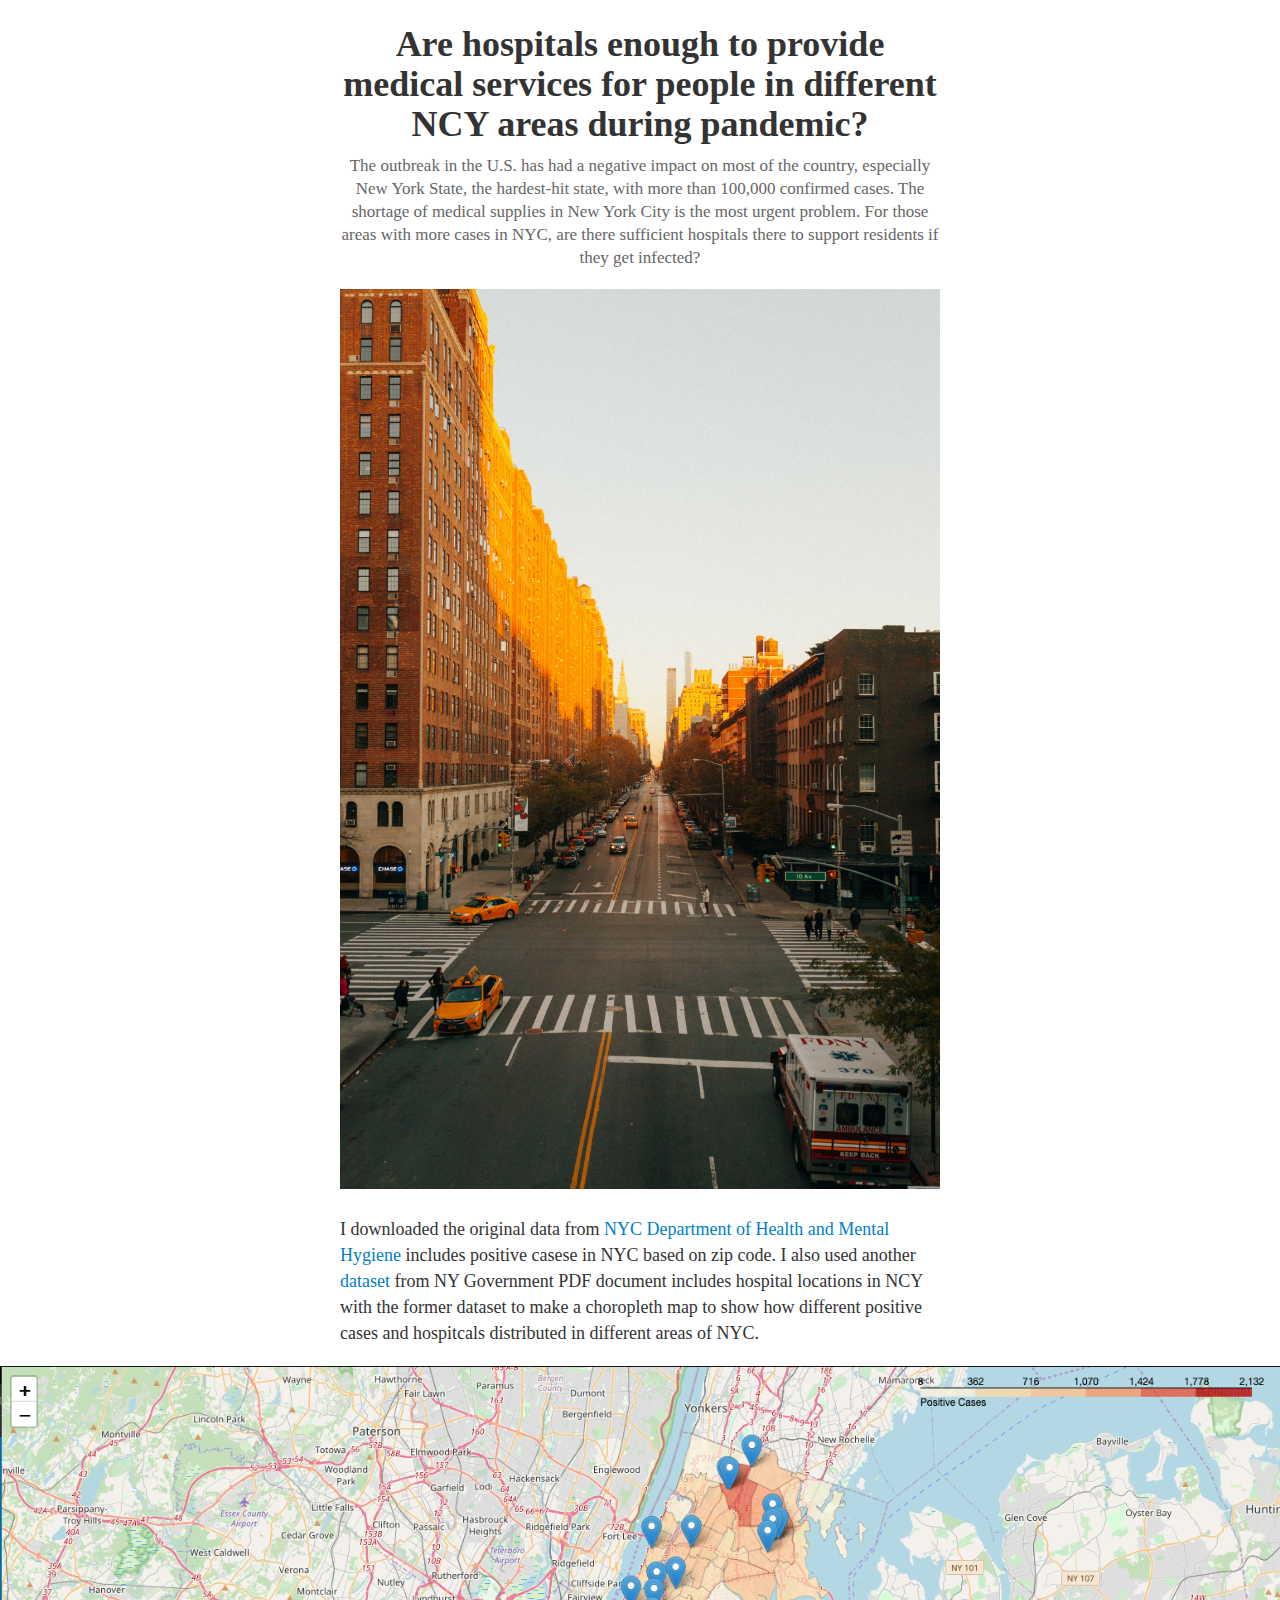
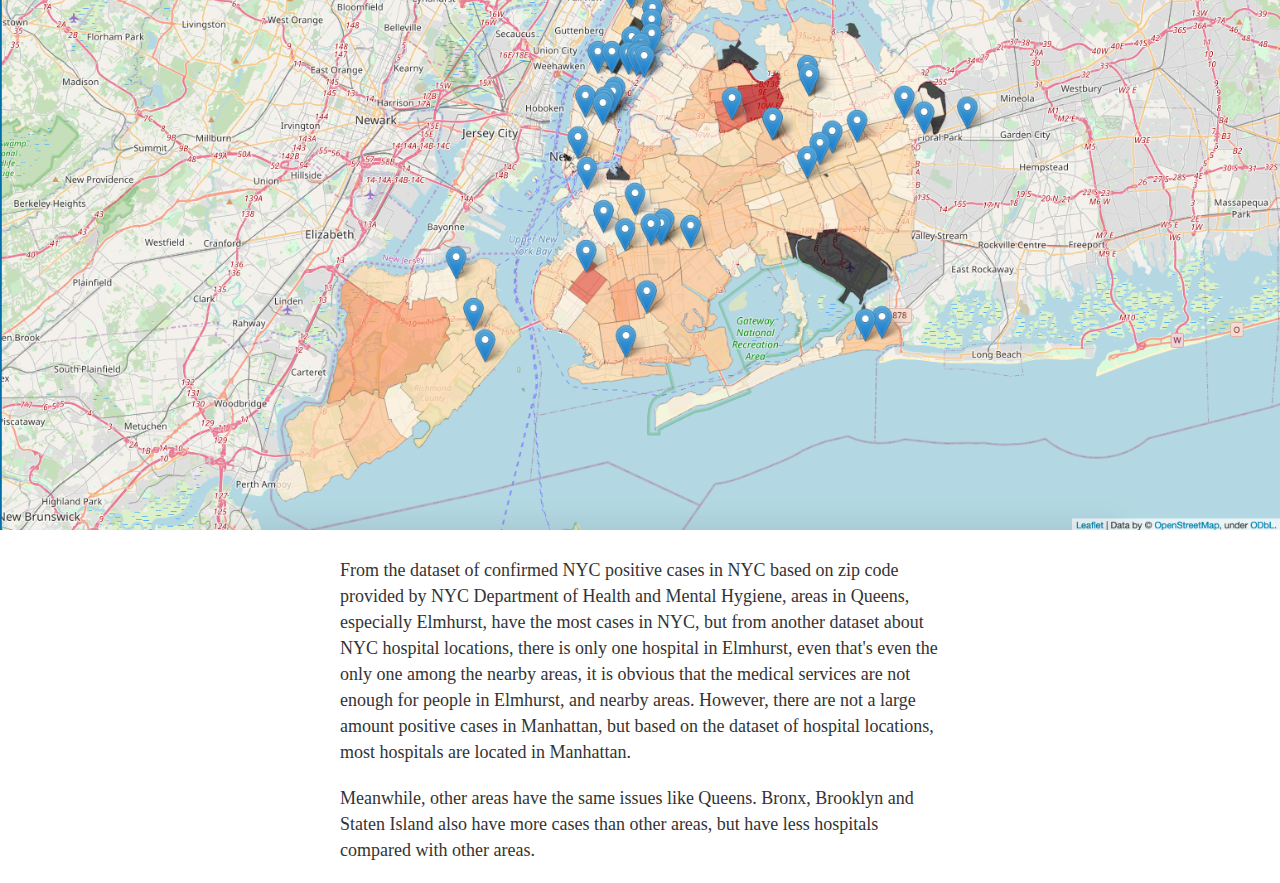
<file: index.html>
<!DOCTYPE html>
<html>

  <head>
    <meta charset="UTF-8" />
    <meta name="viewport" content="width=device-width,initial-scale=1" />
    <title>What we found from forestry work orders in NYC</title>
    <meta name="author" content="Baidi Wang" />

    <meta name="description" content="Are hospitals enough to provide medical services for people in different NCY areas during pandemic?" />

    <!-- Meta: Images -->
    <link rel="image_src" href="./assets/promo.png" />
    <meta property="og:image" content="./assets/promo.png" />
    <meta name="twitter:image:src" content="./assets/promo.png" />
    <meta name="promoimage" content="./assets/promo.png" />

    <!-- Meta: Title -->
    <meta name="title" content="Are hospitals enough to provide medical services for people in different NCY areas during pandemic?" />
    <meta property="og:title" content="Are hospitals enough to provide medical services for people in different NCY areas during pandemic?" />
    <meta name="twitter:title" content="Are hospitals enough to provide medical services for people in different NCY areas during pandemic?" />

    <!-- Meta: Description -->
    <meta name="description"
      content="The outbreak in the U.S. has had a negative impact on most of the country, especially New York State, the hardest-hit state, with more than 100,000 confirmed cases. The shortage of medical supplies in New York City is the most urgent problem. For those areas with more cases in NYC, are there sufficient hospitals there to support residents if they get infected?" />
    <meta name="twitter:description" content="From the dataset of confirmed NYC positive cases in NYC based on zip code provided by NYC Department of Health and Mental Hygiene,/>
    <link href=" https://fonts.googleapis.com/css?family=Source+Serif+Pro|Roboto+Slab:700|Roboto:400&display=swap" rel="stylesheet" />
    <link rel="stylesheet" href="style.css" type="text/css" />
  </head>

  <body>
    <main>
      <header class="article-header">
        <h1 class="article-header__hed">
          Are hospitals enough to provide medical services for people in different NCY areas during pandemic?
        </h1>
        <div class="article-header__dek">
          The outbreak in the U.S. has had a negative impact on most of the country, especially New York State, the hardest-hit state, with more than 100,000 confirmed cases. The shortage of medical supplies in New York City is the most urgent
          problem. For those areas with more cases in NYC, are there sufficient hospitals there to support residents if they get infected?
        </div>
        <div class="article-header__leadart">
          <img class="article-header__leadart__img" src="assets/image.jpg" />
        </div>

      </header>
      <article>
        <p class="g-copy">
          I downloaded the original data from <a href="https://github.com/baidiwang/coronavirus-data/blob/master/tests-by-zcta.csv">NYC Department of Health and Mental Hygiene</a> includes positive casese in NYC based on zip code. I also used another
          <a href="https://ag.ny.gov/sites/default/files/press-releases/archived/NYSHospitalsByCounty.pdf">dataset</a> from NY Government PDF document includes hospital locations in NCY with the former dataset to make a choropleth map to show how
          different positive cases and hospitcals distributed in different areas of NYC.</p>

        <div class="article-header__leadart">
          <img class="article-header__leadart__img" src="assets/Map.png" />
        </div>

        <p class="g-copy">
          From the dataset of confirmed NYC positive cases in NYC based on zip code provided by NYC Department of Health and Mental Hygiene,
          areas in Queens, especially Elmhurst, have the most cases in NYC, but from another dataset about NYC hospital locations, there is only one hospital in Elmhurst, even that's even the only one among the nearby areas, it is obvious that the
          medical services are not enough for people in Elmhurst, and nearby areas. However, there are not a large amount positive cases in Manhattan, but based on the dataset of hospital locations, most hospitals are located in Manhattan.
        </p>

        <p class="g-copy">
          Meanwhile, other areas have the same issues like Queens. Bronx, Brooklyn and Staten Island also have more cases than other areas, but have less hospitals compared with other areas.
        </p>
      </article>
    </main>
  </body>

</html>
</file>
<file: style.css>
body {
    font-family: "Source Serif Pro";
    font-size: 18px;
    line-height: 26px;
    color: #333;
    margin: 0;
}

.article-header {
    max-width: 600px;
    margin: 0 auto 20px auto;
    padding: 0 10px;
    text-align: center;
}

.article-header__hed {
    font-family: "Roboto Slab";
    font-size: 36px;
    line-height: 40px;
    margin-bottom: 10px;
}

.article-header__dek {
    font-family: "Roboto";
    font-size: 17px;
    line-height: 23px;
    color: #666;
    margin-bottom: 20px;
}

.article-header__leadart {
    margin-bottom: 20px;
}

.article-header__leadart__img {
    width: 100%;
}

.article-header__leadart__caption {
    font-family: "Roboto";
    font-size: 13px;
    line-height: 16px;
    color: #999;
    margin-top: 0;
}

.article-header__byline {
    font-style: italic;
    font-weight: light;
}

.article-header__pubdate {
    color: #666;
    font-size: 14px;
    font-family: "Roboto";
}

.article-photo {
    max-width: 720px;
    margin: auto;
}

.photo {
    width: 100%;
}

.photo-caption {
    font-family: "Open Sans";
    font-size: 13px;
    margin: 0;
}

.g-copy {
    max-width: 600px;
    margin: 0 auto 20px auto;
    padding: 0 10px;
}

.g-chart {
    max-width: 500px;
    margin: 0 auto 10px auto;
    padding: 0 10px;
}

a {
    color: inherit;
    text-decoration: none;
    color: #0080c3;
}

a:hover {
    text-decoration: underline;
}
</file>
